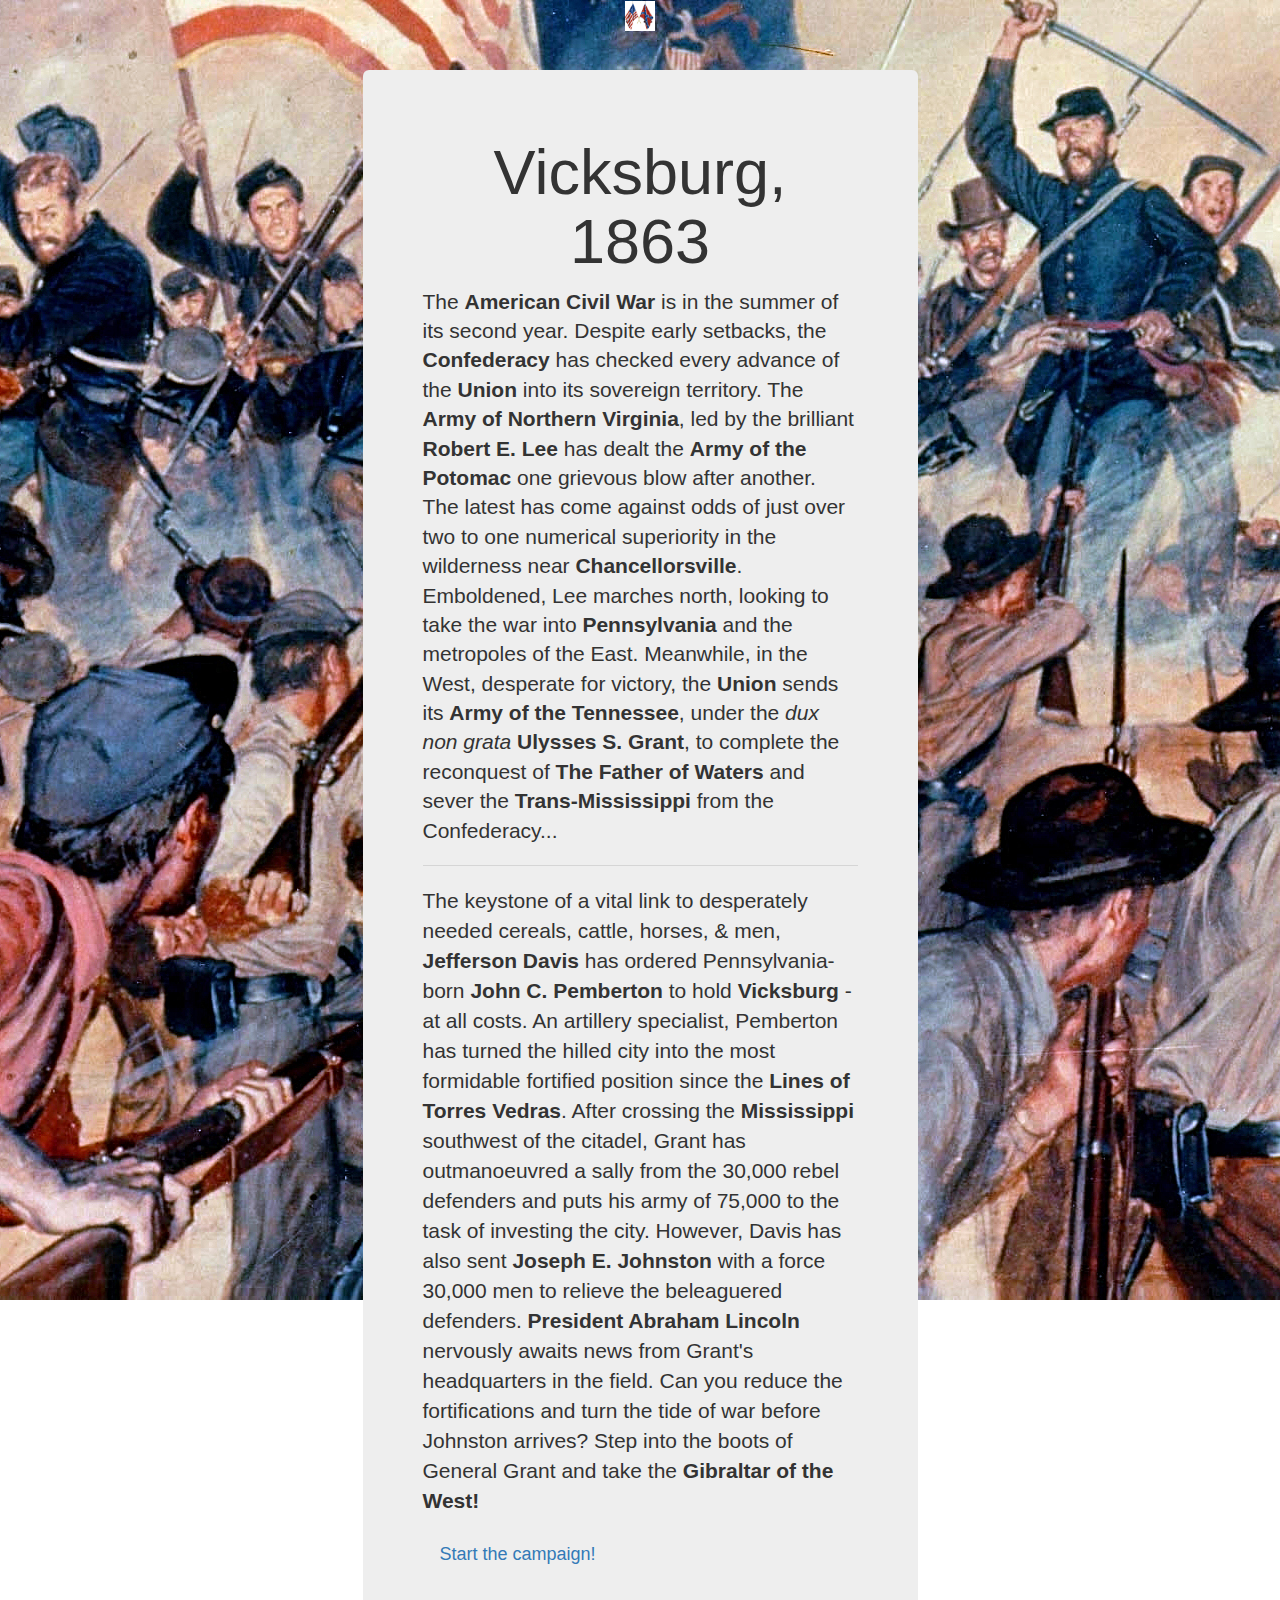
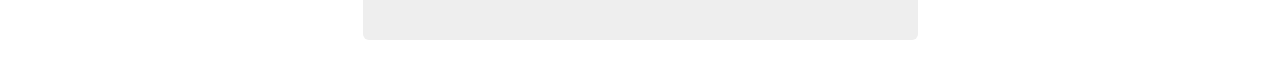
<file: index.html>
<!DOCTYPE html>
<html>    
	<head>
        <meta charset="UTF-8">
		<meta name="viewport" content="with=device-width, initial-scale=1">
		<meta charset="UTF-8">
		<title>Gibraltar of the West</title>
		<meta name="description" content="Homepage of a RNG-based game about the Siege of Vicksburg.">
	    <meta name="author" content="Tom Doyle">
		<link href="https://maxcdn.bootstrapcdn.com/bootstrap/3.3.7/css/bootstrap.min.css" rel="stylesheet" integrity="sha384-BVYiiSIFeK1dGmJRAkycuHAHRg32OmUcww7on3RYdg4Va+PmSTsz/K68vbdEjh4u" crossorigin="anonymous">
		<link rel="stylesheet" href="https://maxcdn.bootstrapcdn.com/bootstrap/4.0.0-beta.2/css/bootstrap.min.css" integrity="sha384-PsH8R72JQ3SOdhVi3uxftmaW6Vc51MKb0q5P2rRUpPvrszuE4W1povHYgTpBfshb" crossorigin="anonymous">
		<link rel="stylesheet" type="text/css" href="styles.css">
    </head>
    <body>
	    <center>
		<nav class="navbar navbar-light bg-light">
            <img src="flags.png" width="30" height="30" class="d-inline-block align-top" alt="Civil War flags">
        </nav>
		</center>
		<div class="container">
            <div class="row">
			</div>
			<div class="row">
			</div>
			<div class="row">
                <div class="col-sm-3">
				</div>
                <div class="col-sm-6">
                    <div class="jumbotron">
						<h1 class="text-center display-3">Vicksburg, 1863</h1>
                        <p class="lead">The <strong>American Civil War</strong> is in the summer of its second year. Despite early setbacks, the <strong>Confederacy</strong> has checked every advance of the <strong>Union</strong> into its sovereign territory. The <strong>Army of Northern Virginia</strong>, led by the brilliant <strong>Robert E. Lee</strong> has dealt the <strong>Army of the Potomac</strong> one grievous blow after another. 
						The latest has come against odds of just over two to one numerical superiority in the wilderness near <strong>Chancellorsville</strong>. Emboldened, Lee marches north, looking to take the war into <strong>Pennsylvania</strong> and the metropoles of the East.
						Meanwhile, in the West, desperate for victory, the <strong>Union</strong> sends its <strong>Army of the Tennessee</strong>, under the <i>dux non grata</i> <strong>Ulysses S. Grant</strong>, to complete the reconquest of <strong>The Father of Waters</strong> and sever the <strong>Trans-Mississippi</strong> from the Confederacy...</p>
                        <hr class="my-4">
                        <p>The keystone of a vital link to desperately needed cereals, cattle, horses, & men, <strong>Jefferson Davis</strong> has ordered Pennsylvania-born 
						<strong>John C. Pemberton</strong> to hold <strong>Vicksburg</strong> - at all costs. An artillery specialist, Pemberton has turned the hilled city into the most formidable fortified position since the <strong>Lines of Torres Vedras</strong>.
						After crossing the <strong>Mississippi</strong> southwest of the citadel, Grant has outmanoeuvred a sally from the 30,000 rebel defenders and puts his army of 75,000 to the task of investing the city. However, Davis has also sent <strong>Joseph E. Johnston</strong> with a force 30,000 men to relieve the beleaguered defenders. <strong>President Abraham Lincoln</strong> nervously awaits news from Grant's headquarters in the field. Can you reduce the fortifications and turn the tide of war before Johnston arrives? 
						Step into the boots of General Grant and take the <strong>Gibraltar of the West!</strong><p>
                        <p class="lead">
                        <a class="btn btn-dark btn-lg" href="campaign.html" role="button">Start the campaign!</a>
                        </p>
                    </div>
				</div>
                <div class="col-sm-3">
                </div>
            </div>
        </div>
	
	
	
	
	
	  
        <script src="https://code.jquery.com/jquery-3.2.1.slim.min.js" integrity="sha384-KJ3o2DKtIkvYIK3UENzmM7KCkRr/rE9/Qpg6aAZGJwFDMVNA/GpGFF93hXpG5KkN" crossorigin="anonymous"></script>
        <script src="https://cdnjs.cloudflare.com/ajax/libs/popper.js/1.12.3/umd/popper.min.js" integrity="sha384-vFJXuSJphROIrBnz7yo7oB41mKfc8JzQZiCq4NCceLEaO4IHwicKwpJf9c9IpFgh" crossorigin="anonymous"></script>
        <script src="https://maxcdn.bootstrapcdn.com/bootstrap/4.0.0-beta.2/js/bootstrap.min.js" integrity="sha384-alpBpkh1PFOepccYVYDB4do5UnbKysX5WZXm3XxPqe5iKTfUKjNkCk9SaVuEZflJ" crossorigin="anonymous"></script>
	</body>
</html>
</file>
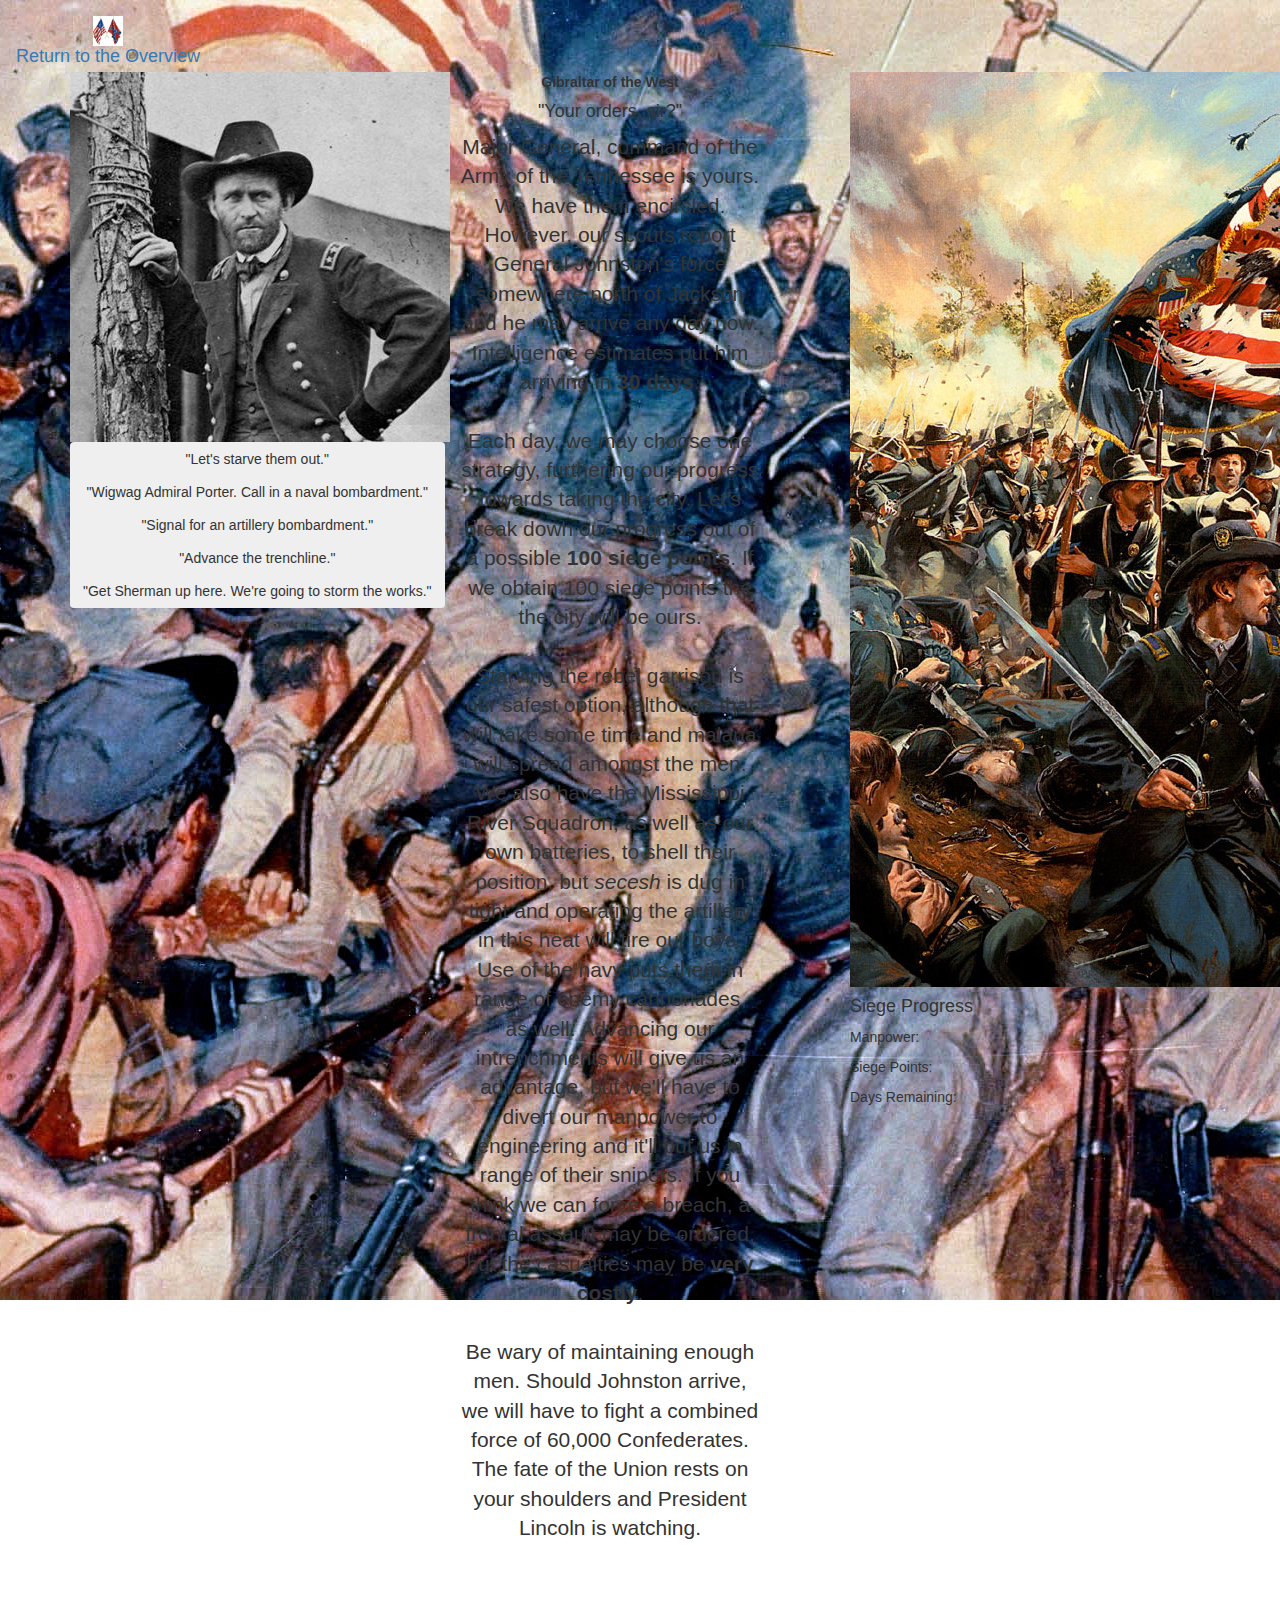
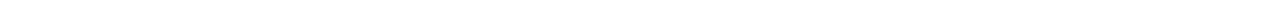
<file: campaign.html>
<!DOCTYPE html>
<html>    
	<head>
        <meta charset="UTF-8">
		<meta name="viewport" content="with=device-width, initial-scale=1">
		<meta charset="UTF-8">
		<title>The Vicksburg Campaign</title>
		<meta name="description" content="RNG-based Siege of Vicksburg.">
	    <meta name="author" content="Tom Doyle">
		<link href="https://maxcdn.bootstrapcdn.com/bootstrap/3.3.7/css/bootstrap.min.css" rel="stylesheet" integrity="sha384-BVYiiSIFeK1dGmJRAkycuHAHRg32OmUcww7on3RYdg4Va+PmSTsz/K68vbdEjh4u" crossorigin="anonymous">
		<link rel="stylesheet" href="https://maxcdn.bootstrapcdn.com/bootstrap/4.0.0-beta.2/css/bootstrap.min.css" integrity="sha384-PsH8R72JQ3SOdhVi3uxftmaW6Vc51MKb0q5P2rRUpPvrszuE4W1povHYgTpBfshb" crossorigin="anonymous">
		<link rel="stylesheet" type="text/css" href="styles.css">
    </head>
    <body>
		<center>
		<nav class="navbar navbar-light bg-light">
            <a class="navbar-brand" href="index.html">
            <img src="flags.png" width="30" height="30" class="d-inline-block align-top" alt="Civil War flags">
            Return to the Overview
            </a>
        </nav>
		</center>
		<div class="container">
            <div class="row">
			    <div class="col-sm-4">
				    <div class="card" style="width: 29rem;">
                        <img class="card-img-top" src="Grant.jpg" alt="U.S. Grant">
                        <div class="card-body">
							<div class="btn-group-vertical">
								<button type="button" class="btn btn-secondary btn-block" onclick="selectStarve()">"Let's starve them out."</button>
								<button type="button" class="btn btn-secondary btn-block" onclick="selectNaval()">"Wigwag Admiral Porter. Call in a naval bombardment."</button>
								<button type="button" class="btn btn-secondary btn-block" onclick="selectBombard()">"Signal for an artillery bombardment."</button>
								<button type="button" class="btn btn-secondary btn-block" onclick="selectIntrench()">"Advance the trenchline."</button>
								<button type="button" class="btn btn-secondary btn-block" onclick="selectAssault()">"Get Sherman up here. We're going to storm the works."</button>
							</div>
						</div>	
				    </div>
				</div>
                <div class="col-sm-4">
					<div class="card text-center" style="width: 30rem;">
                        <div class="card-header">
                        <strong>Gibraltar of the West</strong>
                        </div>
                        <div class="card-body">
                            <h4 class="card-title">"Your orders, sir?"</h4>
                            <p class="card-text lead">Major General, command of the Army of the Tennessee is yours. We have them encircled. 
							However, our scouts report General Johnston's force somewhere north of Jackson and he may arrive any day now. Intelligence estimates put him arriving in <strong>30 days</strong>.<br>
							<br>
							Each day, we may choose one strategy, furthering our progress towards taking the city. Let's break down our progress out of a possible <strong>100 siege points</strong>. If we obtain 100 siege points the
							the city will be ours.<br>
							<br>
							Starving the rebel garrison is our safest option, although that will take some time and malaria will spread amongst the men.
							We also have the Mississippi River Squadron, as well as our own batteries, to shell their position, but <i>secesh</i> is dug in tight and operating the artillery in this heat
							will tire our boys. Use of the navy puts them in range of enemy cannonades, as well. Advancing our intrenchments will give us an advantage, but we'll have to divert our manpower to engineering and it'll put us in range of their snipers. If you think we can  
							force a breach, a frontal assault may be ordered, but the casualties may be <strong>very costly</strong>.<br>
							<br>
							Be wary of maintaining enough men. Should Johnston arrive, 
							we will have to fight a combined force of 60,000 Confederates. The fate of the Union rests on your shoulders and President Lincoln is watching.
							</p>
                        </div>
                    </div>
			    </div>
				<div class="col-sm-3">
				    <div class="card" style="width: 30rem;">
                        <img class="card-img-top" src="oldAbe.jpg" alt="8th Wisconsin at Vicksburg">
                        <div class="card-body">
                            <h4 class="card-title">Siege Progress</h4>
                            <p class="card-text">Manpower:</p>
							<p class="card-text" id="siegeStatus"></p>
							<p class="card-text">Siege Points:</p>
							<p class="card-text" id="siegeStatus2"></p>
							<p class="card-text">Days Remaining:</p>
							<p class="card-text" id="siegeStatus3"></p>
                        </div>
				    </div>
			    </div>
			</div>
			<div class="row">
			    <div class="col-sm-4">
				</div>
                <div class="col-sm-4">
				</div>
				<div class="col-sm-4">
				</div>
			</div>
			<br>
			<br>
			<br>
			<div class="row">
                <div class="col-sm-3">
				</div>
				<div class="col-sm-5">
				</div>
				<div class="col-sm-4">
				    
                </div>
		    </div>
        </div>
        
        
		
		 <script src="diceGame.js"></script>
		<script src="https://code.jquery.com/jquery-3.2.1.slim.min.js" integrity="sha384-KJ3o2DKtIkvYIK3UENzmM7KCkRr/rE9/Qpg6aAZGJwFDMVNA/GpGFF93hXpG5KkN" crossorigin="anonymous"></script>
        <script src="https://cdnjs.cloudflare.com/ajax/libs/popper.js/1.12.3/umd/popper.min.js" integrity="sha384-vFJXuSJphROIrBnz7yo7oB41mKfc8JzQZiCq4NCceLEaO4IHwicKwpJf9c9IpFgh" crossorigin="anonymous"></script>
        <script src="https://maxcdn.bootstrapcdn.com/bootstrap/4.0.0-beta.2/js/bootstrap.min.js" integrity="sha384-alpBpkh1PFOepccYVYDB4do5UnbKysX5WZXm3XxPqe5iKTfUKjNkCk9SaVuEZflJ" crossorigin="anonymous"></script>
	</body>
</html>
</file>
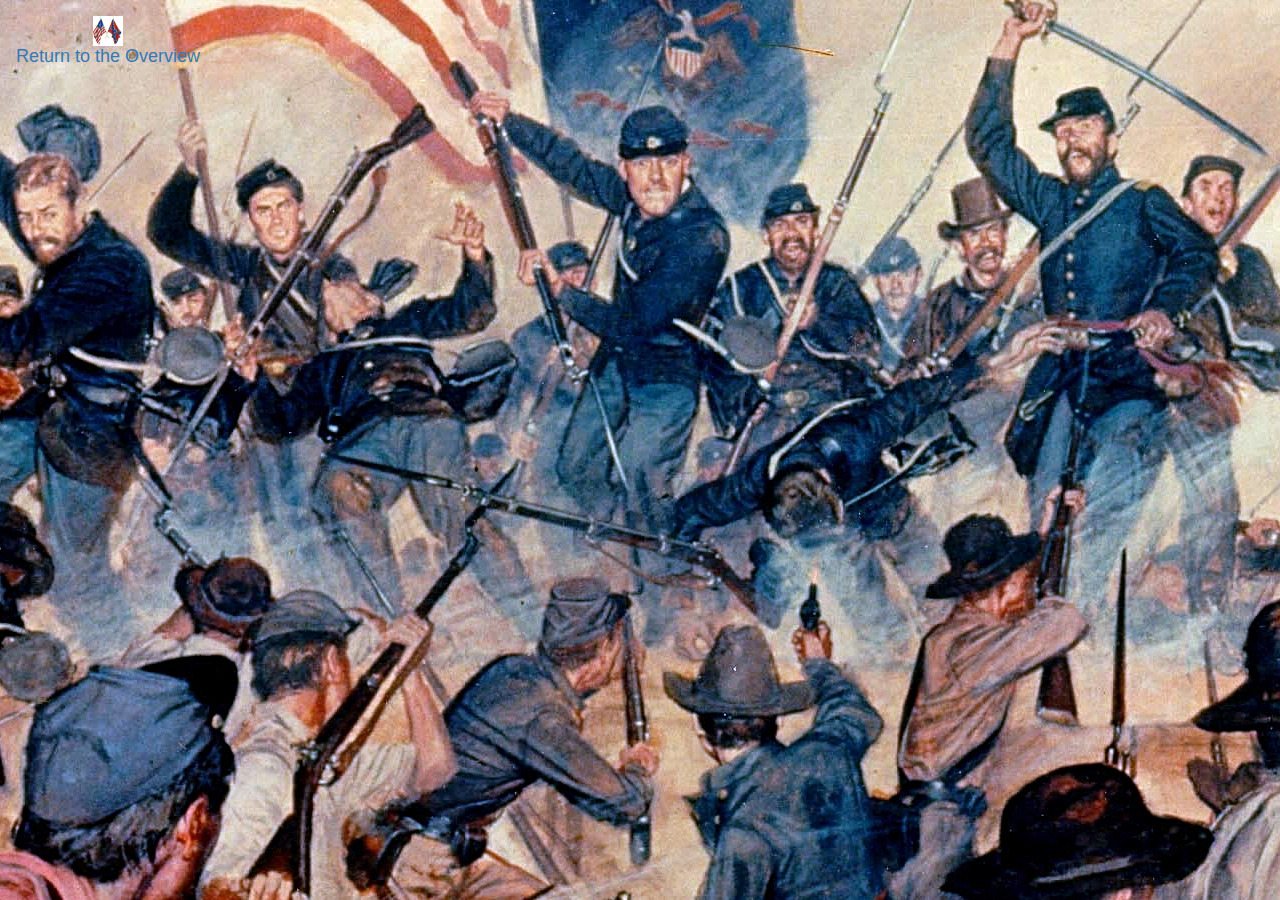
<file: loseScreen.html>
<!DOCTYPE html>
<html>    
	<head>
        <meta charset="UTF-8">
		<meta name="viewport" content="with=device-width, initial-scale=1">
		<meta charset="UTF-8">
		<title>Defeat!</title>
		<meta name="description" content="Homepage of a RNG-based game about the Siege of Vicksburg.">
	    <meta name="author" content="Tom Doyle">
		<link href="https://maxcdn.bootstrapcdn.com/bootstrap/3.3.7/css/bootstrap.min.css" rel="stylesheet" integrity="sha384-BVYiiSIFeK1dGmJRAkycuHAHRg32OmUcww7on3RYdg4Va+PmSTsz/K68vbdEjh4u" crossorigin="anonymous">
		<link rel="stylesheet" href="https://maxcdn.bootstrapcdn.com/bootstrap/4.0.0-beta.2/css/bootstrap.min.css" integrity="sha384-PsH8R72JQ3SOdhVi3uxftmaW6Vc51MKb0q5P2rRUpPvrszuE4W1povHYgTpBfshb" crossorigin="anonymous">
		<link rel="stylesheet" type="text/css" href="styles.css">
    </head>
	<body>
		<center>
		<nav class="navbar navbar-light bg-light">
            <a class="navbar-brand" href="index.html">
            <img src="flags.png" width="30" height="30" class="d-inline-block align-top" alt="Civil War flags">
            Return to the Overview
            </a>
        </nav>
		</center>
		<div class="container">
            <div class="row">
			    <div class="col-sm-4">
				</div>
                <div class="col-sm-5">
					
			    </div>
				<div class="col-sm-2">
			    </div>
			</div>
			<div class="row">
			    <div class="col-sm-4">
				</div>
                <div class="col-sm-4">
				</div>
				<div class="col-sm-4">
				</div>
			</div>
			<div class="row">
                <div class="col-sm-4">
				</div>
				<div class="col-sm-4">
				    
				</div>
				<div class="col-sm-4">
				    
                </div>
		    </div>
        </div>
	
	
	
	 <script src="https://code.jquery.com/jquery-3.2.1.slim.min.js" integrity="sha384-KJ3o2DKtIkvYIK3UENzmM7KCkRr/rE9/Qpg6aAZGJwFDMVNA/GpGFF93hXpG5KkN" crossorigin="anonymous"></script>
        <script src="https://cdnjs.cloudflare.com/ajax/libs/popper.js/1.12.3/umd/popper.min.js" integrity="sha384-vFJXuSJphROIrBnz7yo7oB41mKfc8JzQZiCq4NCceLEaO4IHwicKwpJf9c9IpFgh" crossorigin="anonymous"></script>
        <script src="https://maxcdn.bootstrapcdn.com/bootstrap/4.0.0-beta.2/js/bootstrap.min.js" integrity="sha384-alpBpkh1PFOepccYVYDB4do5UnbKysX5WZXm3XxPqe5iKTfUKjNkCk9SaVuEZflJ" crossorigin="anonymous"></script>
	</body>
</html>
</file>
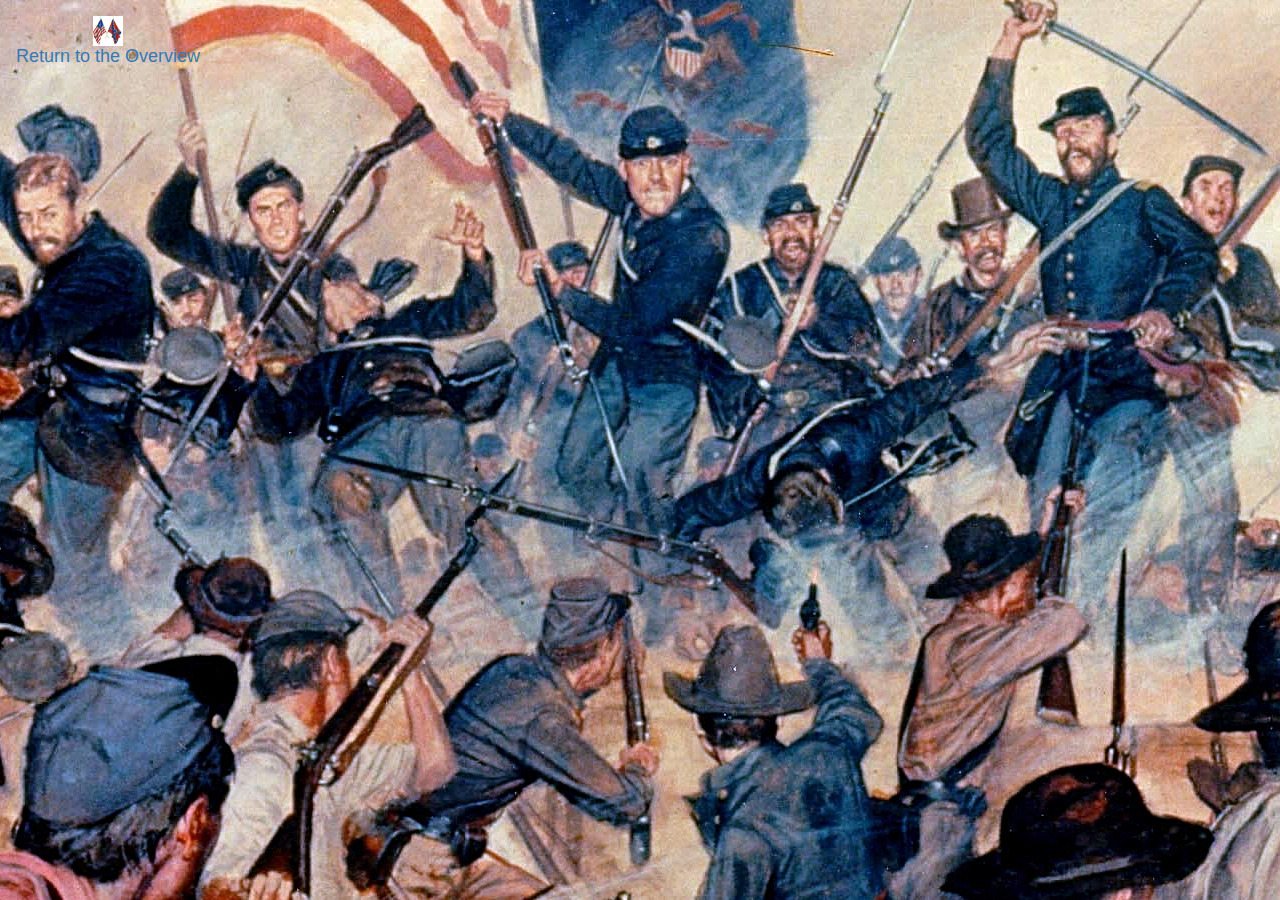
<file: winScreen.html>
<!DOCTYPE html>
<html>    
	<head>
        <meta charset="UTF-8">
		<meta name="viewport" content="with=device-width, initial-scale=1">
		<meta charset="UTF-8">
		<title>Vicksburg Has Fallen!</title>
		<meta name="description" content="Homepage of a RNG-based game about the Siege of Vicksburg.">
	    <meta name="author" content="Tom Doyle">
		<link href="https://maxcdn.bootstrapcdn.com/bootstrap/3.3.7/css/bootstrap.min.css" rel="stylesheet" integrity="sha384-BVYiiSIFeK1dGmJRAkycuHAHRg32OmUcww7on3RYdg4Va+PmSTsz/K68vbdEjh4u" crossorigin="anonymous">
		<link rel="stylesheet" href="https://maxcdn.bootstrapcdn.com/bootstrap/4.0.0-beta.2/css/bootstrap.min.css" integrity="sha384-PsH8R72JQ3SOdhVi3uxftmaW6Vc51MKb0q5P2rRUpPvrszuE4W1povHYgTpBfshb" crossorigin="anonymous">
		<link rel="stylesheet" type="text/css" href="styles.css">
    </head>
	<body>
		<center>
		<nav class="navbar navbar-light bg-light">
            <a class="navbar-brand" href="index.html">
            <img src="flags.png" width="30" height="30" class="d-inline-block align-top" alt="Civil War flags">
            Return to the Overview
            </a>
        </nav>
		</center>
		<div class="container">
            <div class="row">
			    <div class="col-sm-4">
				</div>
                <div class="col-sm-5">
					
			    </div>
				<div class="col-sm-2">
			    </div>
			</div>
			<div class="row">
			    <div class="col-sm-4">
				</div>
                <div class="col-sm-4">
				</div>
				<div class="col-sm-4">
				</div>
			</div>
			<div class="row">
                <div class="col-sm-4">
				</div>
				<div class="col-sm-4">
				    
				</div>
				<div class="col-sm-4">
				    
                </div>
		    </div>
        </div>
	
	
	
	 <script src="https://code.jquery.com/jquery-3.2.1.slim.min.js" integrity="sha384-KJ3o2DKtIkvYIK3UENzmM7KCkRr/rE9/Qpg6aAZGJwFDMVNA/GpGFF93hXpG5KkN" crossorigin="anonymous"></script>
        <script src="https://cdnjs.cloudflare.com/ajax/libs/popper.js/1.12.3/umd/popper.min.js" integrity="sha384-vFJXuSJphROIrBnz7yo7oB41mKfc8JzQZiCq4NCceLEaO4IHwicKwpJf9c9IpFgh" crossorigin="anonymous"></script>
        <script src="https://maxcdn.bootstrapcdn.com/bootstrap/4.0.0-beta.2/js/bootstrap.min.js" integrity="sha384-alpBpkh1PFOepccYVYDB4do5UnbKysX5WZXm3XxPqe5iKTfUKjNkCk9SaVuEZflJ" crossorigin="anonymous"></script>
	</body>
</html>
</file>
<file: styles.css>
body{
	background-image: url(First_at_Vicksburg.jpg);
	background-repeat: no-repeat;
	background-attachment: fixed;
	background-position: center;
}
</file>
